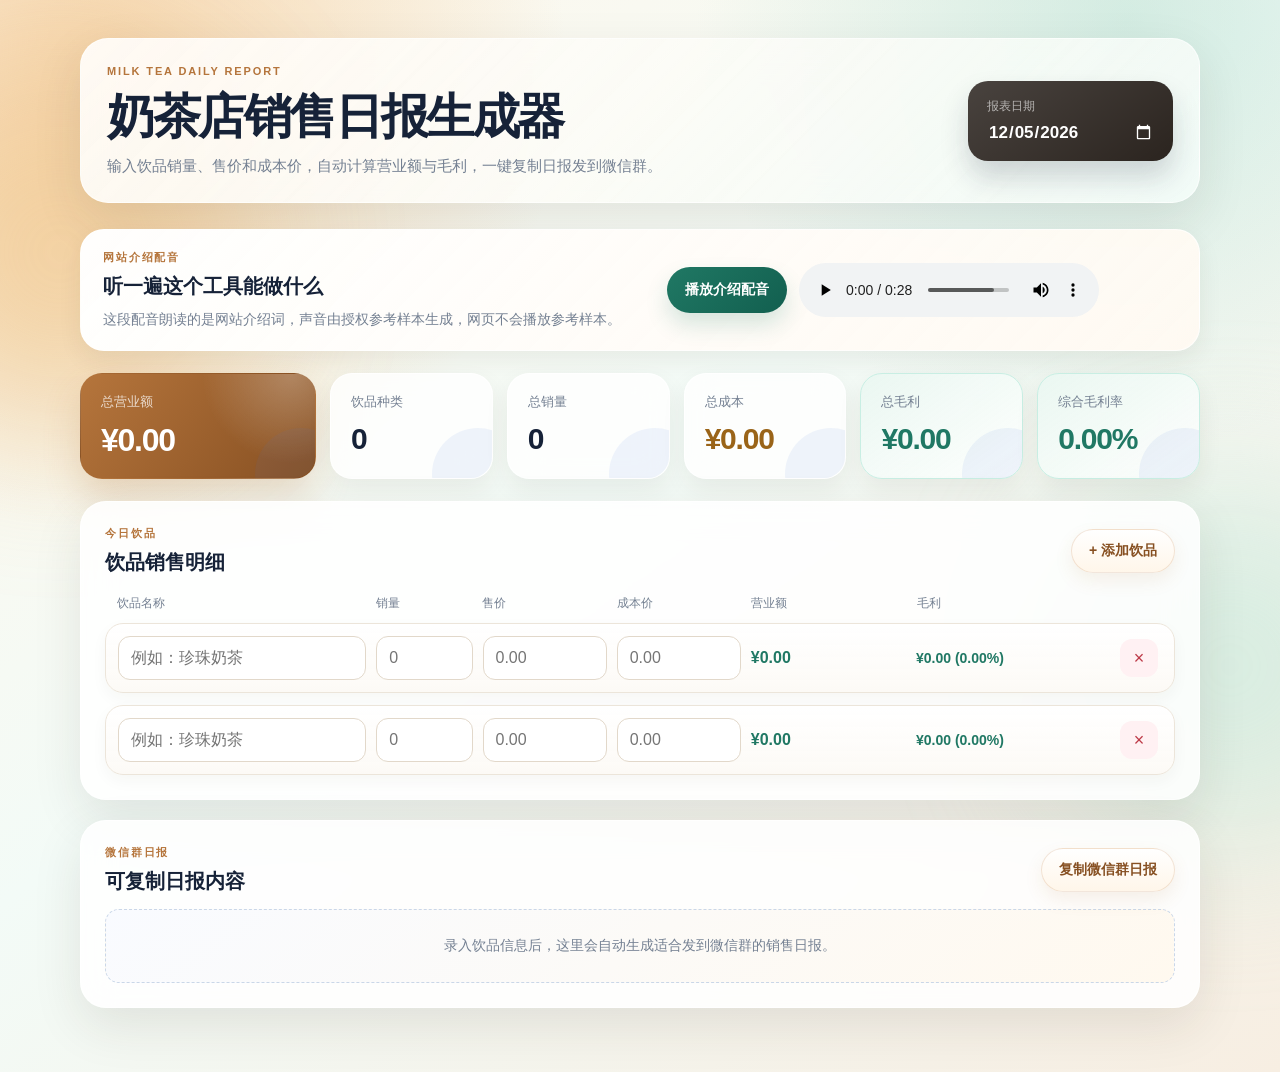
<file: index.html>
<!DOCTYPE html>
<html lang="zh-CN">
  <head>
    <meta charset="UTF-8">
    <meta name="viewport" content="width=device-width, initial-scale=1.0">
    <meta name="theme-color" content="#2b241f">
    <title>奶茶店销售日报生成器</title>
    <link rel="stylesheet" href="./styles.css?v=milk-tea-v3">
  </head>
  <body>
    <div class="page-glow one" aria-hidden="true"></div>
    <div class="page-glow two" aria-hidden="true"></div>
    <main class="app-shell">
      <header class="hero">
        <div>
          <p class="kicker">MILK TEA DAILY REPORT</p>
          <h1>奶茶店销售日报生成器</h1>
          <p class="subtitle">输入饮品销量、售价和成本价，自动计算营业额与毛利，一键复制日报发到微信群。</p>
        </div>
        <div class="date-card">
          <label for="reportDate">报表日期</label>
          <input id="reportDate" class="date-input" type="date" aria-label="选择日报日期">
        </div>
      </header>

      <section class="voice-card" aria-labelledby="voiceTitle">
        <div>
          <p class="section-tag">网站介绍配音</p>
          <h2 id="voiceTitle">听一遍这个工具能做什么</h2>
          <p>这段配音朗读的是网站介绍词，声音由授权参考样本生成，网页不会播放参考样本。</p>
        </div>
        <div class="voice-actions">
          <button class="voice-button" id="voiceButton" type="button">播放介绍配音</button>
          <audio id="voiceAudio" controls preload="metadata" src="./generated-audio/site-voiceover.wav?v=voice-v2"></audio>
        </div>
      </section>

      <section class="summary-grid" aria-label="销售概览">
        <article class="summary-card primary">
          <p>总营业额</p>
          <strong id="grandTotal">¥0.00</strong>
        </article>
        <article class="summary-card">
          <p>饮品种类</p>
          <strong id="productCount">0</strong>
        </article>
        <article class="summary-card">
          <p>总销量</p>
          <strong id="quantityTotal">0</strong>
        </article>
        <article class="summary-card cost-card">
          <p>总成本</p>
          <strong id="costTotal">¥0.00</strong>
        </article>
        <article class="summary-card profit-card">
          <p>总毛利</p>
          <strong id="profitTotal">¥0.00</strong>
        </article>
        <article class="summary-card rate-card">
          <p>综合毛利率</p>
          <strong id="profitRate">0.00%</strong>
        </article>
      </section>

      <section class="editor-card" aria-labelledby="entryTitle">
        <div class="section-heading">
          <div>
            <p class="section-tag">今日饮品</p>
            <h2 id="entryTitle">饮品销售明细</h2>
          </div>
          <button class="add-button" id="addRowButton" type="button">+ 添加饮品</button>
        </div>

        <div class="table-heading" aria-hidden="true">
          <span>饮品名称</span>
          <span>销量</span>
          <span>售价</span>
          <span>成本价</span>
          <span>营业额</span>
          <span>毛利</span>
          <span></span>
        </div>
        <div class="sales-list" id="salesList"></div>
      </section>

      <section class="report-card" aria-labelledby="reportTitle">
        <div class="section-heading report-heading">
          <div>
            <p class="section-tag">微信群日报</p>
            <h2 id="reportTitle">可复制日报内容</h2>
          </div>
          <button class="copy-button" id="copyButton" type="button">复制微信群日报</button>
        </div>
        <div class="empty-report" id="emptyReport">录入饮品信息后，这里会自动生成适合发到微信群的销售日报。</div>
        <div class="report-content" id="reportContent" hidden>
          <p class="report-lead" id="reportLead"></p>
          <div class="ranking" id="ranking"></div>
          <p class="report-note">注：本报表根据录入数据自动计算，可直接复制后粘贴到微信群。</p>
        </div>
      </section>

      <p class="toast" id="toast" role="status" aria-live="polite"></p>
    </main>

    <script src="./app.js?v=milk-tea-v3"></script>
  </body>
</html>
</file>
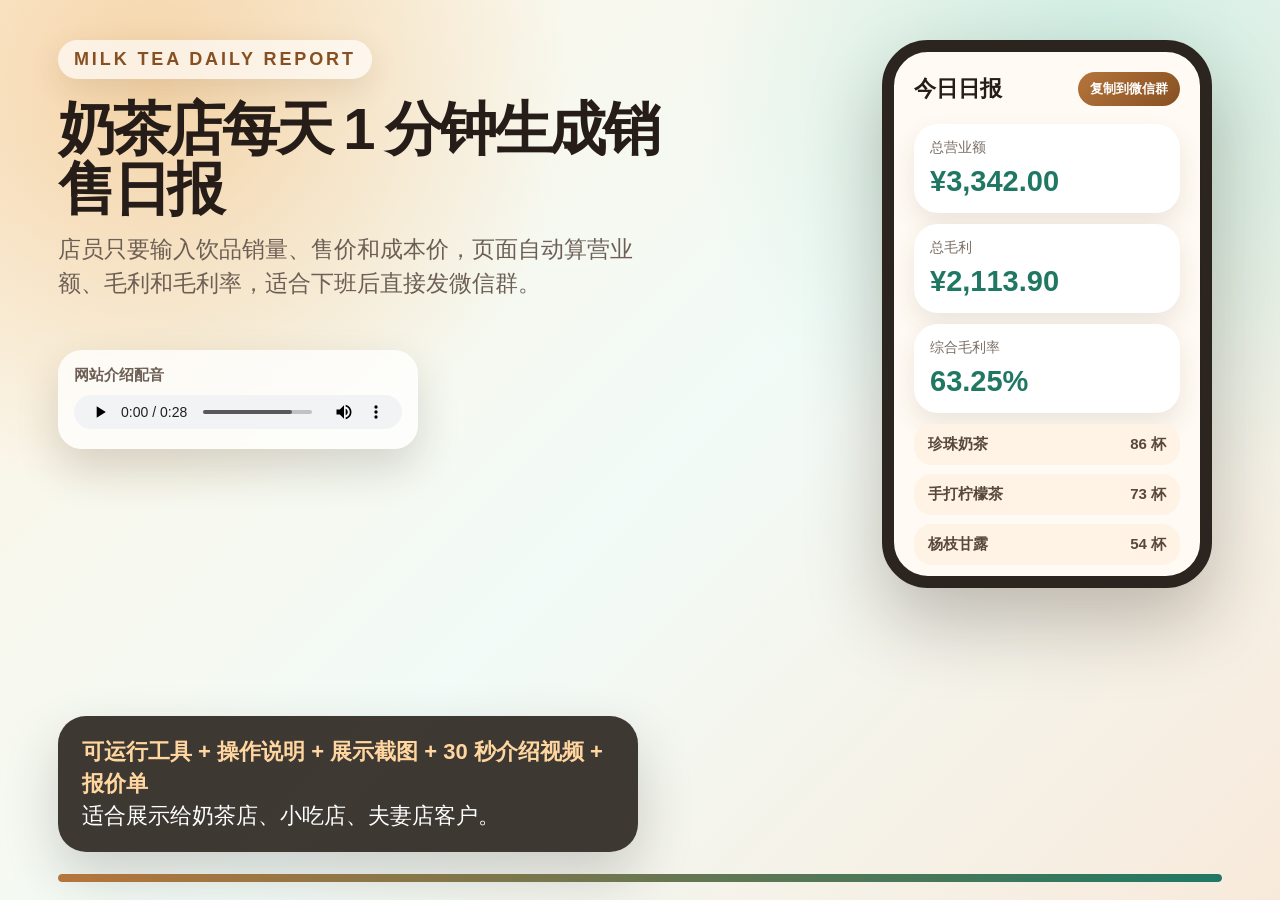
<file: intro-video.html>
<!DOCTYPE html>
<html lang="zh-CN">
  <head>
    <meta charset="UTF-8">
    <meta name="viewport" content="width=device-width, initial-scale=1.0">
    <title>奶茶店销售日报生成器介绍视频</title>
    <style>
      * {
        box-sizing: border-box;
      }

      body {
        min-height: 100vh;
        margin: 0;
        overflow: hidden;
        color: #261d18;
        background:
          radial-gradient(circle at 12% 10%, rgba(237, 184, 116, 0.55), transparent 30%),
          radial-gradient(circle at 86% 12%, rgba(128, 205, 178, 0.34), transparent 30%),
          linear-gradient(135deg, #fff4e3, #f2fbf7 52%, #f8eadb);
        font-family: "PingFang SC", "Noto Sans SC", "Microsoft YaHei", Arial, sans-serif;
      }

      .stage {
        position: relative;
        width: 100vw;
        height: 100vh;
        padding: 40px 58px;
      }

      .badge {
        display: inline-flex;
        padding: 9px 16px;
        border-radius: 999px;
        color: #875022;
        background: rgba(255, 255, 255, 0.65);
        box-shadow: 0 10px 30px rgba(99, 63, 31, 0.12);
        font-size: 18px;
        font-weight: 700;
        letter-spacing: 0.16em;
      }

      h1 {
        max-width: 640px;
        margin: 20px 0 12px;
        font-size: 58px;
        line-height: 1.04;
        letter-spacing: -0.06em;
      }

      .lead {
        max-width: 575px;
        margin: 0;
        color: #6d5f55;
        font-size: 23px;
        line-height: 1.5;
      }

      .phone {
        position: absolute;
        right: 68px;
        top: 40px;
        width: 330px;
        height: 548px;
        padding: 20px;
        border: 12px solid #2b241f;
        border-radius: 46px;
        background: #fffaf3;
        box-shadow: 0 34px 76px rgba(46, 32, 20, 0.28);
      }

      .phone-top {
        display: flex;
        justify-content: space-between;
        align-items: center;
        margin-bottom: 18px;
      }

      .phone-title {
        font-size: 22px;
        font-weight: 800;
      }

      .copy-pill {
        padding: 8px 12px;
        border-radius: 999px;
        color: #fff;
        background: linear-gradient(135deg, #b5753c, #875022);
        font-size: 13px;
        font-weight: 700;
      }

      .metric {
        margin-bottom: 11px;
        padding: 15px 16px;
        border-radius: 24px;
        background: #ffffff;
        box-shadow: 0 12px 26px rgba(70, 51, 34, 0.1);
      }

      .metric p {
        margin: 0 0 8px;
        color: #7a6e64;
        font-size: 14px;
      }

      .metric strong {
        display: block;
        color: #207864;
        font-size: 29px;
      }

      .row {
        display: flex;
        justify-content: space-between;
        margin-top: 9px;
        padding: 11px 14px;
        border-radius: 18px;
        background: #fff3e5;
        color: #58483c;
        font-size: 15px;
        font-weight: 700;
      }

      .script {
        position: absolute;
        left: 58px;
        bottom: 48px;
        width: 580px;
        padding: 20px 24px;
        border-radius: 28px;
        color: #fff;
        background: rgba(43, 36, 31, 0.9);
        box-shadow: 0 24px 55px rgba(43, 36, 31, 0.2);
        font-size: 22px;
        line-height: 1.45;
      }

      .highlight {
        color: #ffd69f;
        font-weight: 800;
      }

      .progress {
        position: absolute;
        left: 58px;
        right: 58px;
        bottom: 18px;
        height: 8px;
        overflow: hidden;
        border-radius: 999px;
        background: rgba(43, 36, 31, 0.12);
      }

      .progress::before {
        display: block;
        width: 100%;
        height: 100%;
        border-radius: inherit;
        background: linear-gradient(90deg, #b5753c, #207864);
        content: "";
        transform-origin: left;
        animation: progress 30s linear forwards;
      }

      .voiceover {
        position: absolute;
        left: 58px;
        top: 350px;
        width: 360px;
        padding: 16px;
        border-radius: 24px;
        background: rgba(255, 255, 255, 0.76);
        box-shadow: 0 20px 44px rgba(46, 32, 20, 0.16);
        backdrop-filter: blur(14px);
      }

      .voiceover p {
        margin: 0 0 10px;
        color: #6d5f55;
        font-size: 15px;
        font-weight: 700;
      }

      .voiceover audio {
        width: 100%;
        height: 34px;
      }

      .phone,
      .metric,
      .script {
        animation: float 4s ease-in-out infinite;
      }

      .metric:nth-child(3) {
        animation-delay: 0.3s;
      }

      .metric:nth-child(4) {
        animation-delay: 0.6s;
      }

      @keyframes float {
        0%, 100% {
          transform: translateY(0);
        }
        50% {
          transform: translateY(-8px);
        }
      }

      @keyframes progress {
        from {
          transform: scaleX(0);
        }
        to {
          transform: scaleX(1);
        }
      }
    </style>
  </head>
  <body>
    <main class="stage">
      <span class="badge">MILK TEA DAILY REPORT</span>
      <h1>奶茶店每天 1 分钟生成销售日报</h1>
      <p class="lead">店员只要输入饮品销量、售价和成本价，页面自动算营业额、毛利和毛利率，适合下班后直接发微信群。</p>

      <section class="phone" aria-label="产品演示">
        <div class="phone-top">
          <span class="phone-title">今日日报</span>
          <span class="copy-pill">复制到微信群</span>
        </div>
        <div class="metric">
          <p>总营业额</p>
          <strong>¥3,342.00</strong>
        </div>
        <div class="metric">
          <p>总毛利</p>
          <strong>¥2,113.90</strong>
        </div>
        <div class="metric">
          <p>综合毛利率</p>
          <strong>63.25%</strong>
        </div>
        <div class="row">
          <span>珍珠奶茶</span>
          <span>86 杯</span>
        </div>
        <div class="row">
          <span>手打柠檬茶</span>
          <span>73 杯</span>
        </div>
        <div class="row">
          <span>杨枝甘露</span>
          <span>54 杯</span>
        </div>
      </section>

      <section class="script">
        <span class="highlight">可运行工具 + 操作说明 + 展示截图 + 30 秒介绍视频 + 报价单</span><br>
        适合展示给奶茶店、小吃店、夫妻店客户。
      </section>

      <section class="voiceover" aria-label="网站介绍配音">
        <p>网站介绍配音</p>
        <audio controls preload="metadata" src="./generated-audio/site-voiceover.wav?v=voice-v2"></audio>
      </section>

      <div class="progress" aria-hidden="true"></div>
    </main>
  </body>
</html>
</file>
<file: styles.css>
:root {
  --navy: #2b241f;
  --blue: #b5753c;
  --blue-dark: #875022;
  --cyan: #fff6ea;
  --page: #f8efe3;
  --surface: #ffffff;
  --surface-soft: rgba(255, 255, 255, 0.78);
  --line: #e5dccf;
  --text: #162238;
  --muted: #748092;
  --green: #207864;
  --green-bg: #eaf7f1;
  --orange: #9a6418;
  --orange-bg: #fff4dd;
  --danger: #bd3947;
  --danger-bg: #fff1f3;
  --shadow: 0 18px 50px rgba(50, 42, 30, 0.1);
  --shadow-soft: 0 10px 24px rgba(50, 42, 30, 0.07);
}

*,
*::before,
*::after {
  box-sizing: border-box;
}

body {
  min-height: 100vh;
  margin: 0;
  color: var(--text);
  background:
    radial-gradient(circle at 8% 6%, rgba(235, 174, 98, 0.45) 0, transparent 30%),
    radial-gradient(circle at 88% 2%, rgba(126, 197, 174, 0.28) 0, transparent 28%),
    linear-gradient(145deg, #fff7eb 0%, #f3fbf7 46%, #f7eee2 100%);
  font-family: "PingFang SC", "Noto Sans SC", "Microsoft YaHei", Arial, sans-serif;
}

.page-glow {
  position: fixed;
  z-index: -1;
  width: 360px;
  height: 360px;
  border-radius: 999px;
  filter: blur(80px);
  opacity: 0.5;
  pointer-events: none;
}

.page-glow.one {
  top: 8%;
  left: -120px;
  background: #efbe7c;
}

.page-glow.two {
  right: -130px;
  bottom: 6%;
  background: #bce7d8;
}

button,
input {
  font: inherit;
}

button {
  cursor: pointer;
}

button:focus-visible,
input:focus-visible {
  outline: 2px solid var(--blue);
  outline-offset: 1px;
}

.app-shell {
  width: min(1120px, calc(100% - 40px));
  margin: 0 auto;
  padding: 38px 0 44px;
}

.hero {
  display: flex;
  justify-content: space-between;
  gap: 24px;
  align-items: center;
  margin-bottom: 26px;
  padding: 26px;
  border: 1px solid rgba(255, 255, 255, 0.62);
  border-radius: 28px;
  background:
    linear-gradient(135deg, rgba(255, 255, 255, 0.86), rgba(255, 255, 255, 0.58)),
    linear-gradient(135deg, rgba(255, 224, 179, 0.52), rgba(221, 246, 236, 0.72));
  box-shadow: var(--shadow);
  backdrop-filter: blur(18px);
}

.kicker,
.section-tag {
  margin: 0 0 8px;
  color: var(--blue);
  font-size: 11px;
  font-weight: 700;
  letter-spacing: 0.17em;
}

h1 {
  margin: 0 0 8px;
  font-size: clamp(34px, 4.5vw, 48px);
  letter-spacing: -0.05em;
}

.subtitle {
  margin: 0;
  color: var(--muted);
  font-size: 15px;
}

.date-card {
  min-width: 205px;
  padding: 17px 19px;
  border-radius: 20px;
  color: #fff;
  background:
    linear-gradient(145deg, rgba(255, 255, 255, 0.14), transparent),
    var(--navy);
  box-shadow: 0 16px 28px rgba(23, 36, 58, 0.18);
}

.date-card label {
  display: block;
  margin-bottom: 7px;
  color: rgba(255, 255, 255, 0.62);
  font-size: 12px;
}

.date-input {
  width: 100%;
  border: 0;
  color: #fff;
  background: transparent;
  font-size: 17px;
  font-weight: 600;
  color-scheme: dark;
}

.summary-grid {
  display: grid;
  grid-template-columns: 1.45fr repeat(5, 1fr);
  gap: 14px;
  margin-bottom: 22px;
}

.voice-card {
  display: flex;
  justify-content: space-between;
  gap: 18px;
  align-items: center;
  margin-bottom: 22px;
  padding: 20px 22px;
  border: 1px solid rgba(255, 255, 255, 0.72);
  border-radius: 24px;
  background:
    linear-gradient(135deg, rgba(255, 255, 255, 0.9), rgba(255, 248, 238, 0.76)),
    rgba(255, 255, 255, 0.82);
  box-shadow: var(--shadow-soft);
  backdrop-filter: blur(16px);
}

.voice-card h2 {
  margin-bottom: 8px;
}

.voice-card p:not(.section-tag) {
  margin: 0;
  color: var(--muted);
  font-size: 14px;
  line-height: 1.6;
}

.voice-actions {
  display: flex;
  gap: 12px;
  align-items: center;
  min-width: min(100%, 510px);
}

.voice-button {
  min-height: 46px;
  padding: 0 18px;
  border: 0;
  border-radius: 999px;
  color: #fff;
  background: linear-gradient(135deg, var(--green), #125f4f);
  box-shadow: 0 12px 22px rgba(32, 120, 100, 0.18);
  font-size: 14px;
  font-weight: 700;
  white-space: nowrap;
}

.voice-button:hover {
  transform: translateY(-1px);
}

.voice-actions audio {
  width: 300px;
  max-width: 100%;
}

.summary-card {
  position: relative;
  overflow: hidden;
  padding: 19px 20px;
  border: 1px solid rgba(255, 255, 255, 0.74);
  border-radius: 22px;
  background: var(--surface-soft);
  box-shadow: var(--shadow-soft);
  backdrop-filter: blur(16px);
}

.summary-card::after {
  position: absolute;
  right: -32px;
  bottom: -42px;
  width: 92px;
  height: 92px;
  border-radius: 999px;
  content: "";
  background: rgba(63, 114, 216, 0.08);
}

.summary-card p {
  margin: 0 0 11px;
  color: var(--muted);
  font-size: 13px;
}

.summary-card strong {
  font-size: clamp(24px, 3vw, 32px);
  letter-spacing: -0.04em;
  font-variant-numeric: tabular-nums;
}

.summary-card:not(.primary) strong {
  font-size: clamp(23px, 2.5vw, 30px);
}

.summary-card.primary {
  border-color: transparent;
  color: #fff;
  background:
    radial-gradient(circle at 90% 0%, rgba(255, 255, 255, 0.26), transparent 38%),
    linear-gradient(128deg, var(--blue), var(--blue-dark));
  box-shadow: 0 18px 36px rgba(181, 117, 60, 0.24);
}

.summary-card.primary p {
  color: rgba(255, 255, 255, 0.75);
}

.summary-card.cost-card strong {
  color: var(--orange);
}

.summary-card.profit-card,
.summary-card.rate-card {
  background: linear-gradient(145deg, var(--green-bg), rgba(255, 255, 255, 0.86));
  border-color: #c8eee3;
}

.summary-card.profit-card strong,
.summary-card.rate-card strong {
  color: var(--green);
}

.summary-card strong.negative,
.profit.negative {
  color: var(--danger);
}

.editor-card,
.report-card {
  margin-bottom: 20px;
  padding: 24px;
  border: 1px solid rgba(255, 255, 255, 0.72);
  border-radius: 26px;
  background: rgba(255, 255, 255, 0.86);
  box-shadow: var(--shadow);
  backdrop-filter: blur(16px);
}

.section-heading {
  display: flex;
  justify-content: space-between;
  gap: 14px;
  align-items: center;
  margin-bottom: 19px;
}

h2 {
  margin: 0;
  font-size: 20px;
}

.add-button,
.copy-button {
  min-height: 44px;
  padding: 0 17px;
  border: 1px solid rgba(181, 117, 60, 0.18);
  border-radius: 999px;
  color: var(--blue-dark);
  background: linear-gradient(180deg, #ffffff, var(--cyan));
  box-shadow: 0 8px 18px rgba(181, 117, 60, 0.1);
  font-size: 14px;
  font-weight: 600;
}

.add-button:hover,
.copy-button:hover {
  transform: translateY(-1px);
}

.table-heading,
.sales-row {
  display: grid;
  grid-template-columns: 1.6fr 0.62fr 0.8fr 0.8fr 1fr 1.25fr 42px;
  gap: 10px;
  align-items: center;
}

.table-heading {
  padding: 0 12px 11px;
  color: var(--muted);
  font-size: 12px;
}

.sales-list {
  display: grid;
  gap: 12px;
}

.sales-row {
  padding: 12px;
  border: 1px solid #ece5da;
  border-radius: 18px;
  background:
    linear-gradient(180deg, rgba(255, 255, 255, 0.98), rgba(252, 249, 244, 0.82));
  box-shadow: 0 6px 16px rgba(60, 50, 35, 0.04);
}

.field {
  position: relative;
}

.field-label {
  display: none;
}

.field input {
  width: 100%;
  height: 44px;
  padding: 0 12px;
  border: 1px solid #e2d8ca;
  border-radius: 12px;
  color: var(--text);
  background: #fff;
  transition: border-color 160ms ease, box-shadow 160ms ease;
}

.field input:focus {
  border-color: var(--blue);
  box-shadow: 0 0 0 4px rgba(63, 114, 216, 0.1);
}

.field input[type="number"] {
  font-variant-numeric: tabular-nums;
}

.amount {
  color: var(--green);
  font-size: 16px;
  font-weight: 600;
  font-variant-numeric: tabular-nums;
  white-space: nowrap;
}

.profit {
  color: var(--green);
  font-size: 14px;
  font-weight: 600;
  font-variant-numeric: tabular-nums;
  white-space: nowrap;
}

.delete-button {
  display: grid;
  width: 38px;
  height: 38px;
  border: 0;
  border-radius: 12px;
  place-items: center;
  color: var(--danger);
  background: var(--danger-bg);
  font-size: 18px;
}

.report-heading {
  margin-bottom: 14px;
}

.empty-report {
  padding: 27px 18px;
  border: 1px dashed #cad7e8;
  border-radius: 14px;
  color: var(--muted);
  background: linear-gradient(145deg, #f9fbff, #fff9ef);
  text-align: center;
  font-size: 14px;
}

.report-lead {
  margin: 0 0 15px;
  color: #34465d;
  line-height: 1.7;
}

.report-lead strong {
  color: var(--blue-dark);
}

.ranking {
  display: grid;
  gap: 8px;
}

.ranking-item {
  display: flex;
  justify-content: space-between;
  gap: 12px;
  padding: 13px 14px;
  border: 1px solid #eee7dc;
  border-radius: 15px;
  background: linear-gradient(180deg, #ffffff, #fbf8f2);
}

.ranking-item span {
  color: #52677e;
}

.ranking-item strong {
  color: var(--green);
  font-variant-numeric: tabular-nums;
}

.ranking-item strong.negative {
  color: var(--danger);
}

.report-note {
  margin: 17px 0 0;
  color: var(--muted);
  font-size: 12px;
}

.toast {
  position: fixed;
  bottom: 24px;
  left: 50%;
  margin: 0;
  padding: 11px 18px;
  border-radius: 999px;
  color: #fff;
  background: linear-gradient(135deg, var(--navy), #243858);
  box-shadow: var(--shadow);
  opacity: 0;
  pointer-events: none;
  transform: translate(-50%, 12px);
  transition: opacity 180ms ease, transform 180ms ease;
}

.toast.visible {
  opacity: 1;
  transform: translate(-50%, 0);
}

@media (max-width: 640px) {
  .app-shell {
    width: calc(100% - 28px);
    padding: 16px 0 30px;
  }

  .hero {
    display: block;
    margin-bottom: 18px;
    padding: 20px;
    border-radius: 24px;
  }

  h1 {
    font-size: 30px;
  }

  .subtitle {
    margin-bottom: 17px;
    font-size: 13px;
    line-height: 1.55;
  }

  .date-card {
    display: flex;
    justify-content: space-between;
    align-items: center;
    min-width: 0;
    padding: 14px 15px;
  }

  .date-card label {
    margin: 0;
  }

  .date-input {
    width: auto;
    max-width: 164px;
    text-align: right;
  }

  .summary-grid {
    grid-template-columns: 1fr 1fr;
    gap: 9px;
  }

  .voice-card {
    display: block;
    padding: 18px;
    border-radius: 22px;
  }

  .voice-actions {
    display: grid;
    min-width: 0;
    margin-top: 14px;
  }

  .voice-button,
  .voice-actions audio {
    width: 100%;
  }

  .summary-card {
    padding: 14px;
  }

  .summary-card.primary {
    grid-column: 1 / -1;
  }

  .summary-card strong {
    font-size: 26px;
  }

  .editor-card,
  .report-card {
    padding: 16px 13px;
    border-radius: 22px;
  }

  .section-heading {
    margin-bottom: 14px;
  }

  h2 {
    font-size: 18px;
  }

  .add-button,
  .copy-button {
    padding: 0 12px;
    font-size: 13px;
  }

  .table-heading {
    display: none;
  }

  .sales-row {
    grid-template-columns: repeat(3, minmax(0, 1fr));
    gap: 9px;
    padding: 11px;
  }

  .field.name {
    grid-column: 1 / -1;
  }

  .field-label {
    display: block;
    margin: 0 0 5px;
    color: var(--muted);
    font-size: 11px;
  }

  .amount-wrap,
  .profit-wrap {
    grid-column: 1 / -1;
    padding: 4px 0 1px;
  }

  .amount,
  .profit {
    display: block;
    margin-top: 3px;
  }

  .delete-button {
    grid-column: 3;
    justify-self: end;
    align-self: end;
    margin-bottom: 2px;
  }
}
</file>
